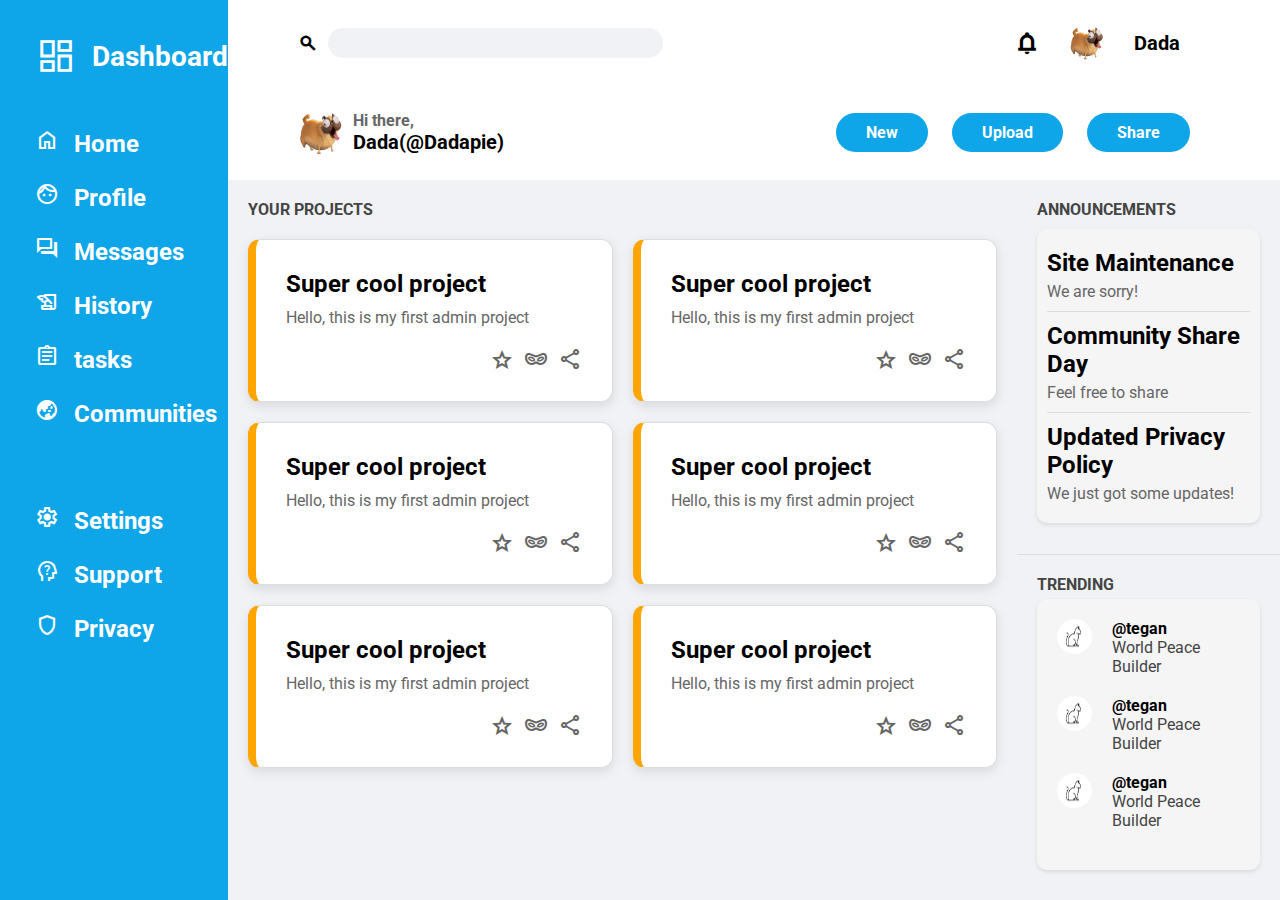
<file: index.html>
<!DOCTYPE html>
<html lang="en">
  <head>
    <meta charset="UTF-8" />
    <meta name="viewport" content="width=device-width, initial-scale=1.0" />
    <link
      rel="stylesheet"
      href="https://fonts.googleapis.com/css2?family=Material+Symbols+Outlined:opsz,wght,FILL,GRAD@48,400,0,0"
    />
    <link rel="stylesheet" href="style.css" />
    <link rel="preconnect" href="https://fonts.googleapis.com" />
    <link rel="preconnect" href="https://fonts.gstatic.com" crossorigin />
    <link
      href="https://fonts.googleapis.com/css2?family=Roboto&display=swap"
      rel="stylesheet"
    />
    <title>Admin Dashboard</title>
  </head>
  <body>
    <div class="container">
      <div class="sidebar">
        <div class="dashboard">
          <span class="material-symbols-outlined dashboard-icon">
            dashboard
          </span>
          <span>Dashboard</span>
        </div>
        <div class="upper-sidebar">
          <ul>
            <li><span class="material-symbols-outlined">home </span>Home</li>
            <li>
              <span class="material-symbols-outlined"> face </span>Profile
            </li>
            <li>
              <span class="material-symbols-outlined"> forum </span>Messages
            </li>
            <li>
              <span class="material-symbols-outlined"> history_edu </span
              >History
            </li>
            <li>
              <span class="material-symbols-outlined"> assignment </span>tasks
            </li>
            <li>
              <span class="material-symbols-outlined"> globe_asia </span
              >Communities
            </li>
          </ul>
        </div>
        <div class="lower-sidebar">
          <ul>
            <li>
              <span class="material-symbols-outlined"> settings </span>Settings
            </li>
            <li>
              <span class="material-symbols-outlined"> psychology_alt </span
              >Support
            </li>
            <li>
              <span class="material-symbols-outlined"> shield </span>Privacy
            </li>
          </ul>
        </div>
      </div>
      <div class="header">
        <div class="upper-header">
          <div class="header-searchbar">
            <span class="material-symbols-outlined"> search </span>
            <input type="text" class="searchbar" />
          </div>
          <div class="header-notification">
            <span class="material-symbols-outlined"> notifications </span>
            <img src="mochi.jpg" alt="mochi" class="mochi-small" />
            <span>Dada</span>
          </div>
        </div>
        <div class="lower-header">
          <img src="mochi.jpg" alt="mochi" class="mochi-big" />
          <div class="lower-header-text">
            <span style="font-weight: bold; font-size: 16px; color: #666"
              >Hi there,</span
            >
            <span style="font-weight: bold; font-size: 20px"
              >Dada(@Dadapie)</span
            >
          </div>
          <div class="actions">
            <button class="button">New</button>
            <button class="button">Upload</button>
            <button class="button">Share</button>
          </div>
        </div>
      </div>
      <div class="articles">
        <div class="projects">
          <p class="project-heading">Your projects</p>
          <div class="cards">
            <div class="card">
              <h3>Super cool project</h3>
              <p>Hello, this is my first admin project</p>
              <div class="card-icons">
                <span class="material-symbols-outlined">star</span>
                <span class="material-symbols-outlined">domino_mask</span>
                <span class="material-symbols-outlined">share</span>
              </div>
            </div>
            <div class="card">
              <h3>Super cool project</h3>
              <p>Hello, this is my first admin project</p>
              <div class="card-icons">
                <span class="material-symbols-outlined">star</span>
                <span class="material-symbols-outlined">domino_mask</span>
                <span class="material-symbols-outlined">share</span>
              </div>
            </div>
            <div class="card">
              <h3>Super cool project</h3>
              <p>Hello, this is my first admin project</p>
              <div class="card-icons">
                <span class="material-symbols-outlined">star</span>
                <span class="material-symbols-outlined">domino_mask</span>
                <span class="material-symbols-outlined">share</span>
              </div>
            </div>
            <div class="card">
              <h3>Super cool project</h3>
              <p>Hello, this is my first admin project</p>
              <div class="card-icons">
                <span class="material-symbols-outlined">star</span>
                <span class="material-symbols-outlined">domino_mask</span>
                <span class="material-symbols-outlined">share</span>
              </div>
            </div>
            <div class="card">
              <h3>Super cool project</h3>
              <p>Hello, this is my first admin project</p>
              <div class="card-icons">
                <span class="material-symbols-outlined">star</span>
                <span class="material-symbols-outlined">domino_mask</span>
                <span class="material-symbols-outlined">share</span>
              </div>
            </div>
            <div class="card">
              <h3>Super cool project</h3>
              <p>Hello, this is my first admin project</p>
              <div class="card-icons">
                <span class="material-symbols-outlined">star</span>
                <span class="material-symbols-outlined">domino_mask</span>
                <span class="material-symbols-outlined">share</span>
              </div>
            </div>
          </div>
        </div>
        <div class="announcements">
          <p class="announcements-heading">Announcements</p>
          <div class="container-announcements">
            <div class="announcement">
              <h3>Site Maintenance</h3>
              <p>We are sorry!</p>
            </div>
            <div class="announcement">
              <h3>Community Share Day</h3>
              <p>Feel free to share</p>
            </div>
            <div class="announcement">
              <h3>Updated Privacy Policy</h3>
              <p>We just got some updates!</p>
            </div>
          </div>
        </div>
        <div class="trending">
          <p class="trending-heading">Trending</p>
          <div class="trending-container">
            <div class="trending-content">
              <div class="trending-item">
                <div class="trending-icon">
                  <img src="cat.jpg" alt="cat" class="cat" />
                </div>
                <div class="trending-users">
                  <p class="trending-user">@tegan</p>
                  <p class="trending-title">World Peace Builder</p>
                </div>
              </div>
              <div class="trending-item">
                <div class="trending-icon">
                  <img src="cat.jpg" alt="cat" class="cat" />
                </div>
                <div class="trending-users">
                  <p class="trending-user">@tegan</p>
                  <p class="trending-title">World Peace Builder</p>
                </div>
              </div>
              <div class="trending-item">
                <div class="trending-icon">
                  <img src="cat.jpg" alt="cat" class="cat" />
                </div>
                <div class="trending-users">
                  <p class="trending-user">@tegan</p>
                  <p class="trending-title">World Peace Builder</p>
                </div>
              </div>
            </div>
          </div>
        </div>
      </div>
    </div>
  </body>
</html>
</file>
<file: style.css>
/* Global Styles */
*,
*::before,
*::after {
  box-sizing: border-box;
  margin: 0;
  padding: 0;
  font-family: "Roboto", sans-serif;
}

html,
body {
  margin: 0;
  height: 100%;
  background-color: #f0f2f5;
}

li {
  list-style-type: none;
}

/* Sidebar, Header, Projects, Announcements, Trending */
.sidebar,
.header,
.projects,
.announcements,
.trending {
  border: none;
}

/* Mochi Images */
.mochi-small {
  height: 35px;
  max-width: 35px;
  border-radius: 50%;
}

.mochi-big {
  height: 45px;
  max-width: 45px;
  border-radius: 50%;
}

.cat {
  height: 35px;
  max-width: 35px;
  border-radius: 50%;
}

/* Container */
.container {
  height: 100%;
  display: grid;
  grid-template-columns: 1fr 5fr;
  grid-template-rows: 1fr 4fr;
}

/* Sidebar */
.sidebar {
  display: grid;
  grid-template-columns: 1fr;
  grid-template-rows: 1fr 3fr 4fr;
  grid-column: 1/2;
  grid-row: 1/3;
  background-color: #0ea5e9;
  color: white;
  font-weight: bold;
  font-size: 24px;
  justify-content: center;
  align-items: flex-start;
  padding-left: 20px;
}

.dashboard {
  display: grid;
  grid-auto-flow: column;
  grid-template-columns: 1fr 5fr;
  align-items: center;
  margin: 20px 0;
  font-size: 28px;
}

.dashboard-icon {
  font-size: 42px;
}

.sidebar .material-symbols-outlined {
  padding: 15px;
}

.lower-sidebar {
  padding-top: 40px;
}

/* Header */
.header {
  display: grid;
  padding: 0 70px;
  background-color: white;
}

/* Upper Header */
.upper-header {
  display: grid;
  grid-auto-flow: column;
  grid-template-columns: 3fr 1fr;
  align-items: center;
  padding-right: 20px; /* Add space on the right side of the header */
}

.header-searchbar {
  display: flex;
  align-items: center;
  gap: 10px;
  position: relative;
}

.header-searchbar .material-symbols-outlined {
  font-size: 20px;
}

.searchbar {
  width: 50%;
  height: 30px;
  border: none;
  background-color: #f0f2f5;
  border-radius: 100px;
  padding: 10px; /* Add some padding for better appearance */
  transition: width 0.3s ease;
}

.searchbar:focus {
  width: 100%; /* Adjust the width as needed */
  outline: none;
}

.header .material-symbols-outlined {
  font-weight: bold;
}

/* Articles */
.articles {
  grid-column: 2;
  display: grid;
  grid-template-columns: 3fr 1fr;
  grid-row: 1fr 1fr;
}

/* Projects Section */
.projects {
  grid-row: 1/3;
  padding: 20px;
}

.project-heading {
  font-size: 16px;
  font-weight: bold;
  color: #444444;
  margin-bottom: 20px;
  text-transform: uppercase;
}

.cards {
  display: grid;
  grid-template-columns: repeat(2, 1fr);
  gap: 20px;
}

.card {
  position: relative;
  padding: 30px;
  border: 1px solid #ddd;
  border-radius: 12px;
  background-color: white;
  box-shadow: 0 4px 12px rgba(0, 0, 0, 0.1);
  transition: transform 0.3s ease;
  border-left: 8px solid orange; /* Add left yellow border */
}

.card:hover {
  transform: translateY(-5px);
}

.card h3 {
  font-size: 24px;
  margin-bottom: 10px;
}

.card p {
  font-size: 16px;
  color: #666;
}

.card-icons {
  display: flex;
  justify-content: flex-end;
  gap: 10px;
  margin-top: 20px;
  font-size: 20px;
  color: #666;
}

/* Announcements Section */
.announcements {
  padding: 20px;
  border-bottom: 1px solid #ddd;
}

.announcements-heading {
  font-size: 16px;
  font-weight: bold;
  color: #444444;
  text-transform: uppercase;
}

.container-announcements {
  background-color: #f5f5f5; /* Add grey background */
  margin-top: 10px; /* Add some space between the "Announcements" text and the announcements container */
  padding: 10px; /* Add padding to the announcements container */
  border-radius: 10px; /* Rounded corners */
  box-shadow: 0 2px 4px rgba(0, 0, 0, 0.1); /* Add shadow */
}

.announcement {
  border-bottom: 1px solid #ddd; /* Add bottom line to each announcement */
  padding: 10px 0; /* Add padding between each announcement */
}

.announcement:last-child {
  border-bottom: none; /* Remove the bottom line from the last announcement */
}

.announcement h3 {
  font-size: 24px;
  margin-bottom: 5px; /* Add some space between the title and the content */
}

.announcement p {
  font-size: 16px;
  color: #666;
  font-weight: normal; /* Make the "p" element normal (not bold) */
}

.lower-header {
  display: flex;
  align-items: center;
}

.lower-header-text {
  display: flex;
  flex-direction: column;
}

.lower-header img {
  height: 45px;
  max-width: 45px;
  border-radius: 50%;
  margin-right: 10px;
}

.lower-header span {
  margin-right: 10px;
}

.lower-header .actions {
  margin-left: auto;
}

/* Button styles */
.button {
  display: inline-block;
  padding: 10px 30px;
  border: none;
  border-radius: 20px;
  background-color: #0ea5e9;
  color: white;
  font-size: 16px;
  font-weight: bold;
  cursor: pointer;
  text-align: center;
  text-decoration: none;
  transition: background-color 0.3s;
  margin-right: 20px;
}

.button:last-child {
  margin-right: 0; /* Remove margin from the last button */
}

.button:hover {
  background-color: #45a049;
}

.actions {
  margin-right: 20px;
}

.header-notification {
  display: flex;
  align-items: center;
  gap: 30px; /* Add some space between the elements */
  font-size: 20px;
  font-weight: bold;
  margin-left: auto; /* Push it to the right side */
  margin-right: 10px;
}

/* Trending Section */
.trending {
  padding: 20px;
}

.trending-container {
  padding: 20px;
  border-radius: 10px;
  box-shadow: 0 2px 4px rgba(0, 0, 0, 0.1);
  background-color: #f5f5f5;
}

.trending-item {
  display: flex;
  padding-bottom: 20px;
  gap: 20px;
}

.trending-heading {
  margin-bottom: 5px;
  font-size: 16px;
  font-weight: bold;
  color: #444444;
  text-transform: uppercase;
}

.trending-title {
  color: #444444;
}

.trending-user {
  font-weight: bold;
}
</file>
